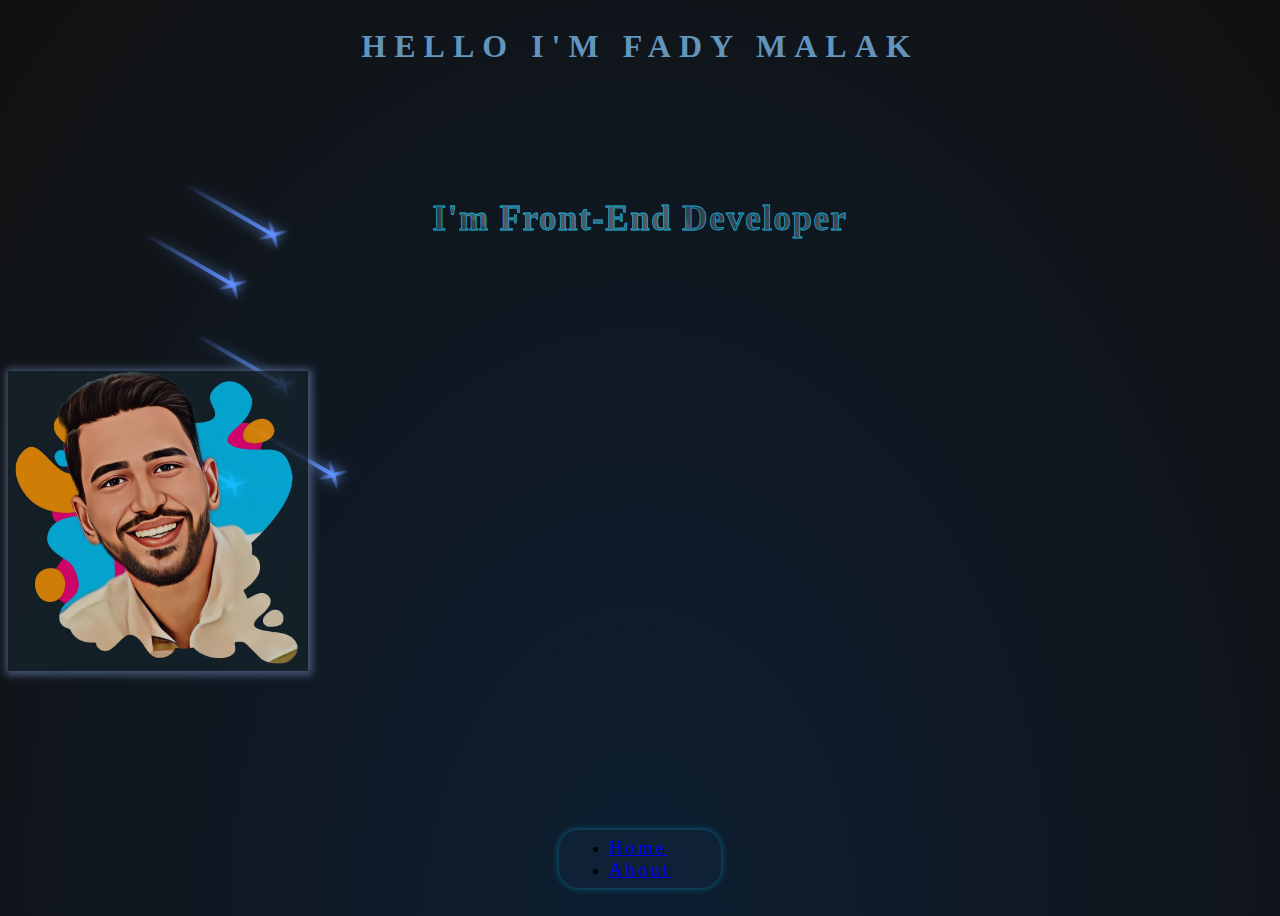
<file: index.html>
<!DOCTYPE html>

<html lang="en">

<head>
    <link href="https://cdn.jsdelivr.net/npm/bootstrap@5.0.2/dist/css/bootstrap.min.css" rel="stylesheet"
        integrity="sha384-EVSTQN3/azprG1Anm3QDgpJLIm9Nao0Yz1ztcQTwFspd3yD65VohhpuuCOmLASjC" crossorigin="anonymous">
    <script src="https://cdn.jsdelivr.net/npm/bootstrap@5.0.2/dist/js/bootstrap.bundle.min.js"
        integrity="sha384-MrcW6ZMFYlzcLA8Nl+NtUVF0sA7MsXsP1UyJoMp4YLEuNSfAP+JcXn/tWtIaxVXM"
        crossorigin="anonymous"></script>
    <link href="styles.css" rel="stylesheet">
    <title>My Webpage</title>
</head>

<body>

    <div class="night">
        <span class="stars"></span>
        <span class="stars"></span>
        <span class="stars"></span>
        <span class="stars"></span>
        <span class="stars"></span>
    </div>





    <div class="container-fluid">

        <h1>Hello i'm fady malak</h1>

        <h3>i'm front-end developer</h3>
        <div class="image text-center">
            <img src="me.jpg" class="rounded" alt="picture of me">
        </div>



        <ul class="nav justify-content-center">
            <li>
                <a class="nav-link active text-light" aria-current="page" href="#">Home</a>
            </li>
            <li class="nav-item">
                <a class="nav-link text-light" href="about.html">About</a>
            </li>
        </ul>


    </div>
</body>

</html>
</file>
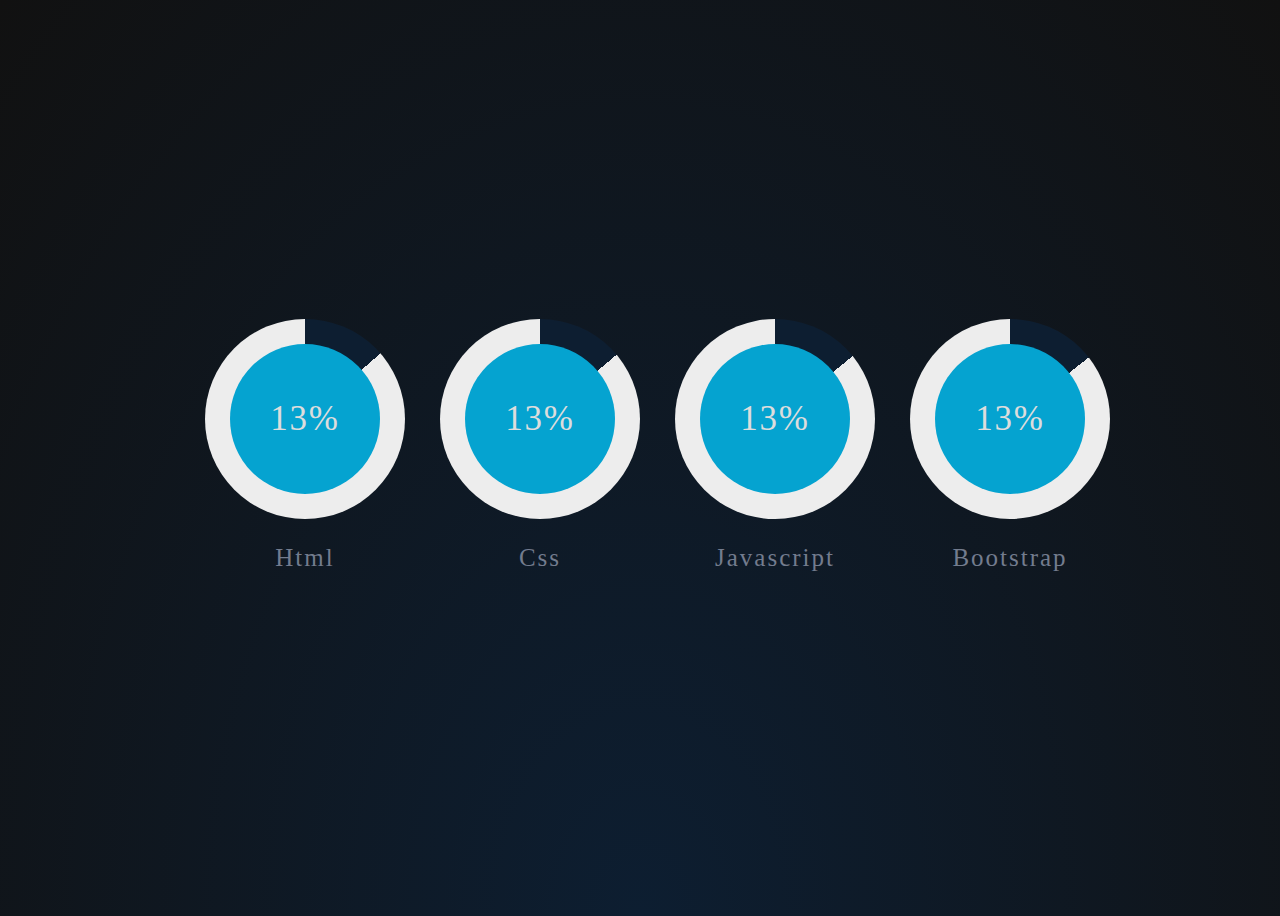
<file: about.html>
<!DOCTYPE html>
<html lang="en">

<head>
    <meta charset="UTF-8">
    <meta name="viewport" content="width=device-width, initial-scale=1.0">
    <link rel="stylesheet" href="styles.css">
    <title>about</title>
</head>

<body>

    <div class="container-fluid align-items-center">

        <div class="box">
            <div class="skill">
                <span class="number" data-num="95" data-deg="310">95%</span>
            </div>
            <p>html</p>
        </div>

        <div class="box">
            <div class="skill">
                <span class="number" data-num="95" data-deg="310">95%</span>
            </div>
            <p>css</p>
        </div>

        <div class="box">
            <div class="skill">
                <span class="number" data-num="80" data-deg="290">80%</span>
            </div>
            <p>javascript</p>
        </div>

        <div class="box">
            <div class="skill">
                <span class="number" data-num="90" data-deg="300">90%</span>
            </div>
            <p>bootstrap</p>
        </div>
    </div>

    <script>

        let allprogress = document.querySelectorAll(".skill");
        let allprovalue = document.querySelectorAll(".skill span");
        const contres = Array(allprovalue.length);
        const cir = Array(allprogress);
        const interv = Array(contres.length);
        contres.fill(0);

        let i = 0;

        allprovalue.forEach((number, index) => {
            interv[index] = setInterval(() => {
                if (contres[index] === parseInt(number.dataset.num)) {
                    clearInterval(contres[index])
                }
                else {
                    contres[index] += 1;
                    number.innerHTML = contres[index] + "%";
                    allprogress[index].style.background = `conic-gradient(#0D1E31 ${i != number.dataset.deg ? i += 1 : i}deg, rgb(237, 237, 237) 0deg)`
                }
            }, 50)
        })













    </script>

</body>

</html>
</file>
<file: styles.css>
body {
    height: 100vh;
    display: flex;
    justify-content: center;
    align-items: center;
    background: radial-gradient(ellipse at bottom, #0D1E31, #111);
    overflow: hidden;
}

.night {
    position: absolute;
    z-index: -111111;
    width: 100%;
    height: 100%;
}

.stars {
    display: block;
    position: absolute;
    left: 50%;
    top: 60%;
    transform: translateX(-400px) rotate(30deg);
    width: 100px;
    height: 4px;
    background: linear-gradient(-45deg, #5F91FF, rgba(0, 0, 255, 0));
    border-radius: 999px;
    filter: drop-shadow(0 0 6px #699Bff);
    animation: tail 3s ease-in-out infinite,
        fall 3s ease-in-out infinite;
}

@keyframes tail {
    0% {
        width: 0;
    }

    30% {
        width: 100px;
    }

    100% {
        width: 0;
    }
}

@keyframes fall {
    0% {
        transform: rotate(30deg) translateX(0);
    }

    30% {
        transform: rotate(30deg) translateX(250px);
    }
}

.stars::before,
.stars::after {
    content: "";
    position: absolute;
    top: calc(50% - 2px);
    right: 0px;
    height: 4px;
    width: 30px;
    background: linear-gradient(-45deg, rgba(0, 0, 255, 0), #5F91FF, rgba(0, 0, 255, 0));
    border-radius: 100%;
    transform: translateX(50%) rotateZ(45deg);
    animation: shine 3s ease-in-out infinite;
}

@keyframes shine {
    0% {
        width: 0px;
    }

    30% {
        width: 30px;
    }

    100% {
        width: 0px;
    }
}

.stars::after {
    transform: translateX(50%) rotateZ(-45deg);
}

.stars:nth-child(1) {
    top: calc(50% - 0px);
    left: calc(50% - 100px);
    animation-delay: 1s;
}

.stars:nth-child(1)::before,
.stars:nth-child(1)::after {
    animation-delay: 1s;
}


.stars:nth-child(2) {
    top: calc(50% - 100px);
    left: calc(50% - 50px);
    animation-delay: 1.2s;
}

.stars:nth-child(2)::before,
.stars:nth-child(2)::after {
    animation-delay: 1.2s;
}


.stars:nth-child(3) {
    top: calc(50% - 200px);
    left: calc(50% - 100px);
    animation-delay: 1.4s;
}

.stars:nth-child(3)::before,
.stars:nth-child(3)::after {
    animation-delay: 1.4s;
}


.stars:nth-child(4) {
    top: calc(50% - 250px);
    left: calc(50% - 60px);
    animation-delay: 1.5s;
}

.stars:nth-child(4)::before,
.stars:nth-child(4)::after {
    animation-delay: 1.5s;
}



.stars:nth-child(5) {
    top: calc(50% - 10px);
    left: calc(50% - 0px);
    animation-delay: 1.6s;
}

.stars:nth-child(5)::before,
.stars:nth-child(5)::after {
    animation-delay: 1.6s;
}



.container-fluid {
    width: 100%;
    height: 100vh;
    display: flex;
    justify-content: center;
    flex-wrap: wrap;

}

.container-fluid h1 {
    align-self: flex-start;
    flex-basis: 100%;
    text-align: center;
    margin-top: 20px;
    text-transform: uppercase;
    color: #6699c1f7;
    letter-spacing: 8px;
}

.container-fluid h3 {
    margin-top: 40px;
    font-size: 35px;
    color: transparent;
    text-transform: capitalize;
    font-weight: 700;
    letter-spacing: 1.5px;
    -webkit-text-stroke: 0.8px #05a3d0;
    background: url("pngegg.png");
    -webkit-background-clip: text;
    background-position: 0 0;
    animation: full 10s linear infinite;
}

@keyframes full {
    100% {
        background-position: 1000px 0;
    }
}



.container-fluid ul {
    align-self: flex-end;
    background-color: #11274070;
    margin-top: 10px;
    border-radius: 20px;
    padding: 7px 50px;
    margin-bottom: 20px;
    box-shadow: 0px 0px 8px -2px #05a3d0;
}

.container-fluid ul a {
    font-size: 19px;
    letter-spacing: 3px;
}

.container-fluid ul li a:hover {
    transform: scale(1.3);
    transition: ease-in 0.45s;
}

.container-fluid .image {
    width: 100%;
    opacity: 0.8;
    margin-top: 25px;
}

.container-fluid .image img {
    max-width: 300px;
    box-shadow: 1px 1px 8px 3px #576a8f;
}

.box {
    align-self: center;
    margin-left: 35px;
    text-align: center;
}


.box p {
    color: #737c8e;
    font-size: 25px;
    font-weight: 500;
    text-transform: capitalize;
    letter-spacing: 2px;
}

.skill {
    position: relative;
    z-index: -2;
    width: 160px;
    height: 160px;
    border-radius: 50%;
    padding: 20px;
    display: flex;
    justify-content: center;
    align-items: center;

}

.skill span {
    position: relative;
    font-size: 35px;
    font-weight: 500;
    color: #ddd;
    letter-spacing: 1.7px;
}

.skill::after {
    content: "";
    position: absolute;
    z-index: -1;
    width: 150px;
    height: 150px;
    border-radius: 50%;
    background-color: #05a3d0;
}

.box:nth-child(1) .skill {
    background: conic-gradient(#0D1E31 2deg, rgb(237, 237, 237) 0deg);
}

.box:nth-child(2) .skill {
    background: conic-gradient(#0D1E31 2deg, rgb(237, 237, 237) 0deg);
}

.box:nth-child(3) .skill {
    background: conic-gradient(#0D1E31 2deg, rgb(237, 237, 237) 0deg);
}

.box:nth-child(4) .skill {
    background: conic-gradient(#0D1E31 2deg, rgb(237, 237, 237) 0deg);
}
</file>
